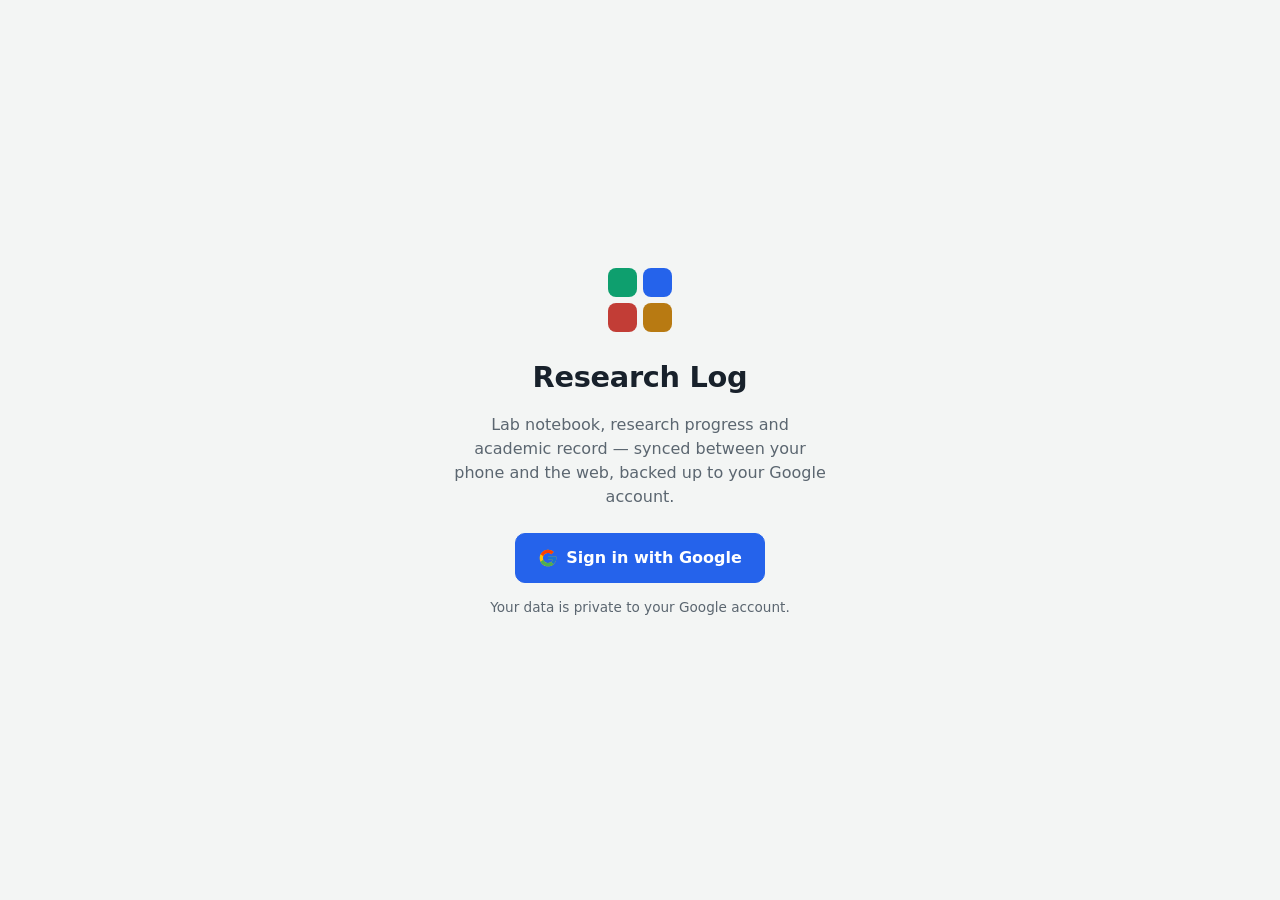
<file: tracker/index.html>
<!doctype html>
<html lang="en">
<head>
<meta charset="utf-8">
<meta name="viewport" content="width=device-width, initial-scale=1, viewport-fit=cover">
<title>Research Log</title>
<meta name="description" content="Private lab notebook, research tracker and academic record — synced between phone and web.">
<meta name="robots" content="noindex">
<meta http-equiv="Content-Security-Policy" content="default-src 'self'; script-src 'self' https://apis.google.com; connect-src 'self' https://api.openalex.org https://www.ebi.ac.uk https://api.datacite.org https://eutils.ncbi.nlm.nih.gov https://en.wikipedia.org https://api.github.com https://api.crossref.org https://openrouter.ai https://api.groq.com https://api.mistral.ai https://*.googleapis.com https://*.firebaseapp.com https://*.firebaseio.com; frame-src https://*.firebaseapp.com https://*.web.app https://accounts.google.com https://apis.google.com; img-src 'self' data: blob: https://*.googleusercontent.com; style-src 'self' 'unsafe-inline'; font-src 'self'; worker-src 'self'; manifest-src 'self'; object-src 'none'; base-uri 'self'; form-action 'self'">
<meta name="referrer" content="strict-origin-when-cross-origin">
<meta name="theme-color" content="#F3F5F4" media="(prefers-color-scheme: light)">
<meta name="theme-color" content="#0F151A" media="(prefers-color-scheme: dark)">
<link rel="manifest" href="manifest.webmanifest">
<link rel="icon" href="icons/icon-192.png">
<link rel="apple-touch-icon" href="icons/icon-192.png">
<link rel="stylesheet" href="app.css">
</head>
<body>
<div id="app"></div>
<noscript>Research Log needs JavaScript.</noscript>
<script src="config.js"></script>
<script type="module" src="app.js"></script>
</body>
</html>
</file>
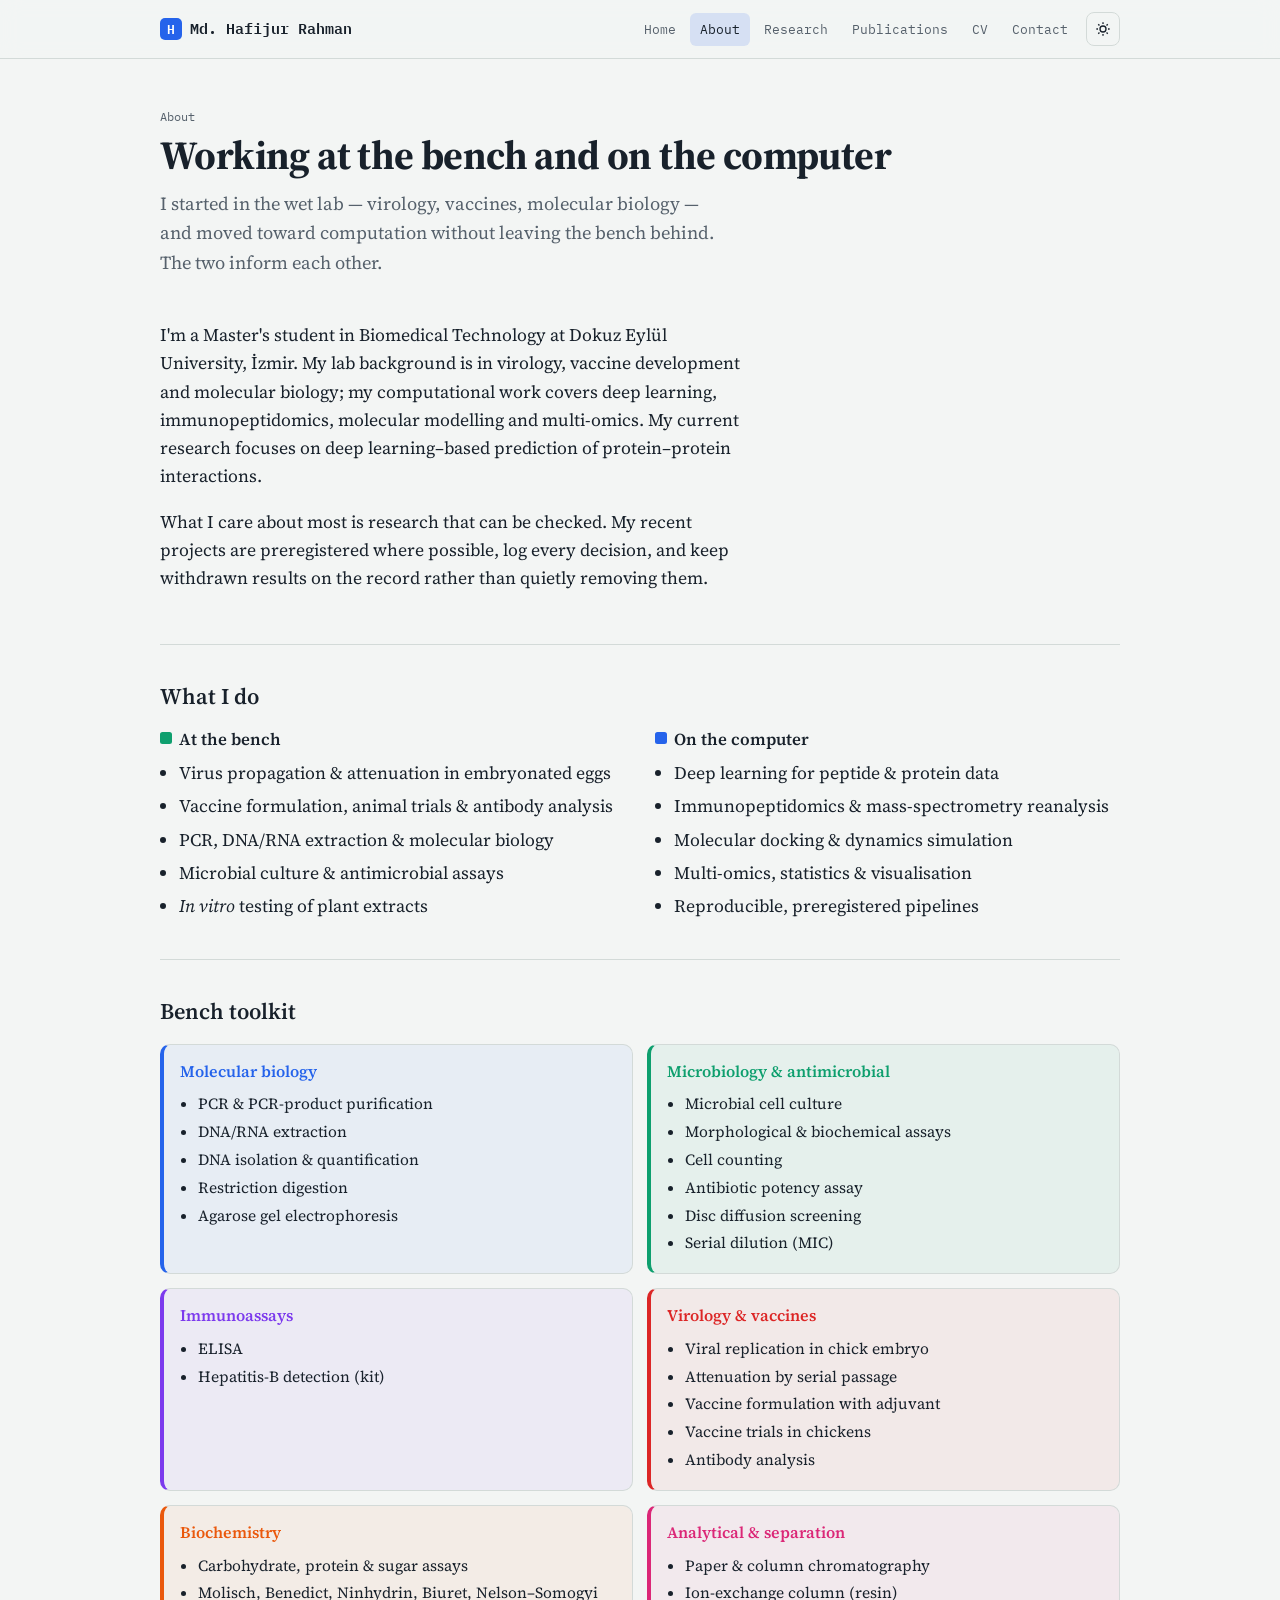
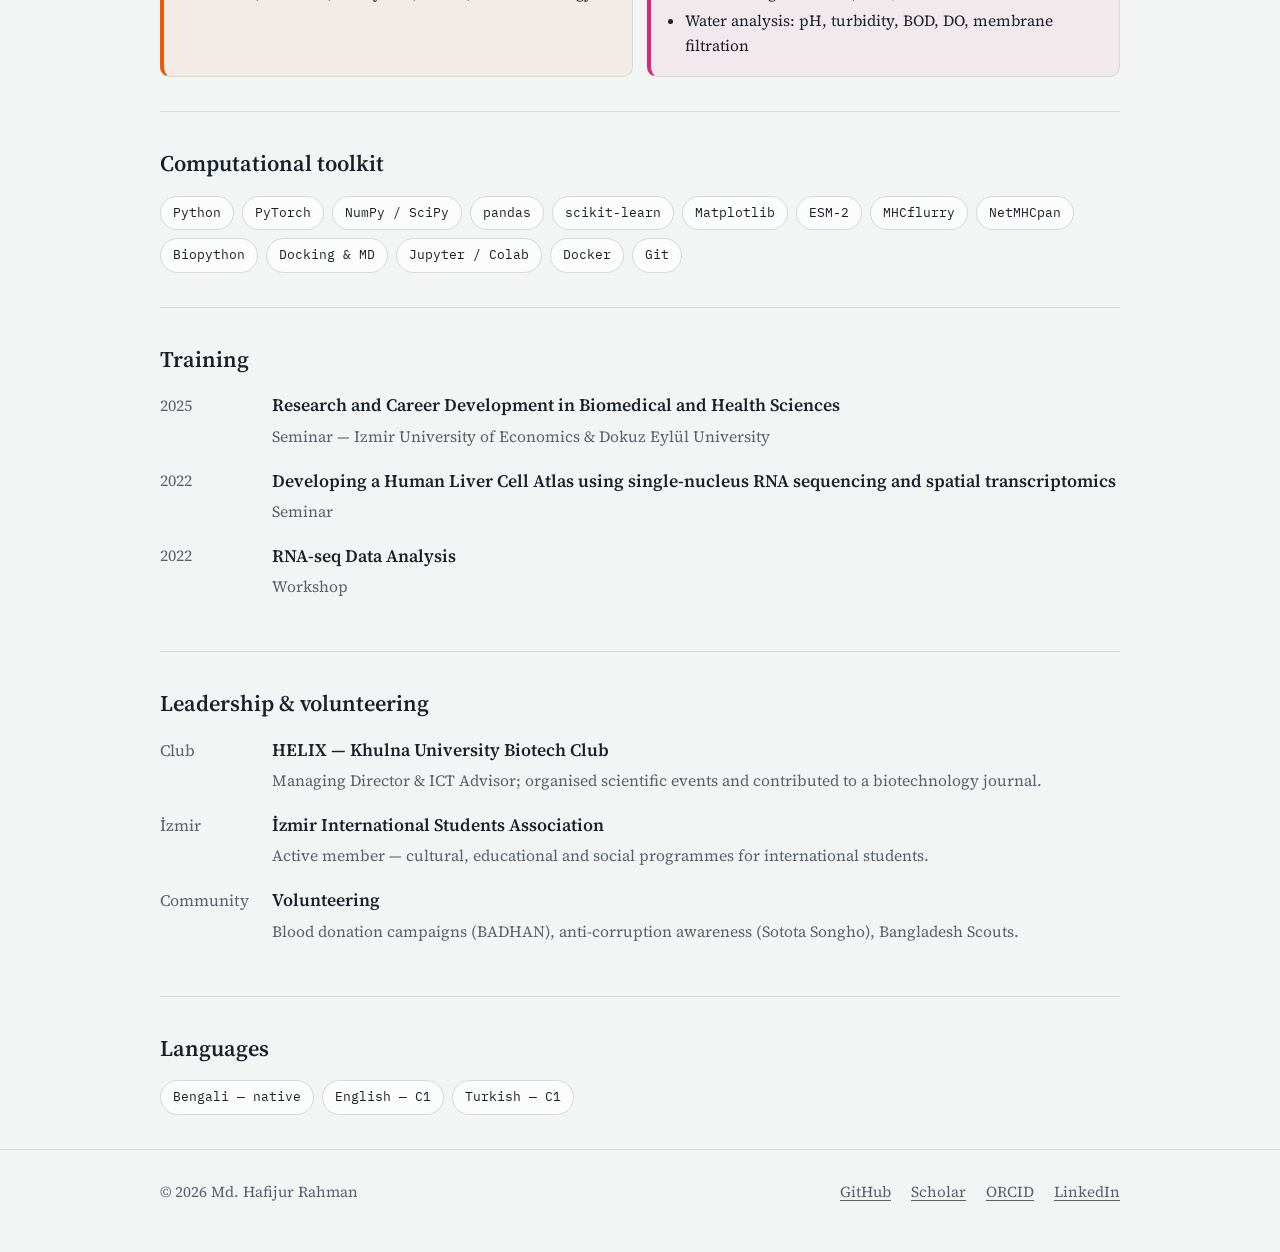
<file: about.html>
<!doctype html>
<html lang="en">
<head>
<meta charset="utf-8">
<meta name="viewport" content="width=device-width, initial-scale=1">
<title>About — Md. Hafijur Rahman</title>
<meta name="description" content="About Md. Hafijur Rahman: background in virology and vaccine development, computational biology, skills and training.">
<link rel="icon" href="data:image/svg+xml,%3Csvg xmlns='http://www.w3.org/2000/svg' viewBox='0 0 32 32'%3E%3Crect width='32' height='32' rx='6' fill='%232563EB'/%3E%3Ctext x='16' y='22' font-family='monospace' font-size='18' font-weight='700' fill='white' text-anchor='middle'%3EH%3C/text%3E%3C/svg%3E">
<link rel="preconnect" href="https://fonts.googleapis.com">
<link rel="preconnect" href="https://fonts.gstatic.com" crossorigin>
<link href="https://fonts.googleapis.com/css2?family=IBM+Plex+Mono:wght@500;600&family=Source+Serif+4:ital,opsz,wght@0,8..60,400;0,8..60,600;0,8..60,700;1,8..60,400&display=swap" rel="stylesheet">
<link rel="stylesheet" href="styles.css">
</head>
<body>

<div class="topbar"><div class="inner">
  <a class="brand" href="index.html"><span class="mark">H</span> Md. Hafijur Rahman</a>
  <nav class="topnav" aria-label="Primary">
    <a href="index.html">Home</a>
    <a href="about.html" aria-current="page">About</a>
    <a href="research.html">Research</a>
    <a href="publications.html">Publications</a>
    <a href="cv.html">CV</a>
    <a href="contact.html">Contact</a>
    <button class="theme-toggle" type="button" aria-label="Toggle dark mode"><svg viewBox="0 0 24 24" fill="none" stroke="currentColor" stroke-width="2" aria-hidden="true"><circle cx="12" cy="12" r="4.5"/><path d="M12 2v2.5M12 19.5V22M2 12h2.5M19.5 12H22M4.9 4.9l1.8 1.8M17.3 17.3l1.8 1.8M4.9 19.1l1.8-1.8M17.3 6.7l1.8-1.8"/></svg></button>
  </nav>
</div></div>

<div class="wrap">
  <header class="pagehead">
    <p class="eyebrow">About</p>
    <h1>Working at the bench and on the computer</h1>
    <p class="lede">I started in the wet lab — virology, vaccines, molecular biology — and moved toward computation without leaving the bench behind. The two inform each other.</p>
  </header>
</div>

<main class="wrap">

  <section class="section">
    <div class="prose">
      <p>I'm a Master's student in Biomedical Technology at Dokuz Eylül University, İzmir. My lab background is in virology, vaccine development and molecular biology; my computational work covers deep learning, immunopeptidomics, molecular modelling and multi-omics. My current research focuses on deep learning–based prediction of protein–protein interactions.</p>
      <p>What I care about most is research that can be checked. My recent projects are preregistered where possible, log every decision, and keep withdrawn results on the record rather than quietly removing them.</p>
    </div>
  </section>

  <section class="section">
    <h2>What I do</h2>
    <div class="split">
      <div>
        <h3><span class="tag wet" aria-hidden="true"></span>At the bench</h3>
        <ul>
          <li>Virus propagation &amp; attenuation in embryonated eggs</li>
          <li>Vaccine formulation, animal trials &amp; antibody analysis</li>
          <li>PCR, DNA/RNA extraction &amp; molecular biology</li>
          <li>Microbial culture &amp; antimicrobial assays</li>
          <li><i>In vitro</i> testing of plant extracts</li>
        </ul>
      </div>
      <div>
        <h3><span class="tag dry" aria-hidden="true"></span>On the computer</h3>
        <ul>
          <li>Deep learning for peptide &amp; protein data</li>
          <li>Immunopeptidomics &amp; mass-spectrometry reanalysis</li>
          <li>Molecular docking &amp; dynamics simulation</li>
          <li>Multi-omics, statistics &amp; visualisation</li>
          <li>Reproducible, preregistered pipelines</li>
        </ul>
      </div>
    </div>
  </section>

  <section class="section">
    <h2>Bench toolkit</h2>
    <div class="techgrid">
      <div class="techcard" style="--c:#2563EB"><h4>Molecular biology</h4><ul><li>PCR &amp; PCR-product purification</li><li>DNA/RNA extraction</li><li>DNA isolation &amp; quantification</li><li>Restriction digestion</li><li>Agarose gel electrophoresis</li></ul></div>
      <div class="techcard" style="--c:#0E9F6E"><h4>Microbiology &amp; antimicrobial</h4><ul><li>Microbial cell culture</li><li>Morphological &amp; biochemical assays</li><li>Cell counting</li><li>Antibiotic potency assay</li><li>Disc diffusion screening</li><li>Serial dilution (MIC)</li></ul></div>
      <div class="techcard" style="--c:#7C3AED"><h4>Immunoassays</h4><ul><li>ELISA</li><li>Hepatitis-B detection (kit)</li></ul></div>
      <div class="techcard" style="--c:#DC2626"><h4>Virology &amp; vaccines</h4><ul><li>Viral replication in chick embryo</li><li>Attenuation by serial passage</li><li>Vaccine formulation with adjuvant</li><li>Vaccine trials in chickens</li><li>Antibody analysis</li></ul></div>
      <div class="techcard" style="--c:#EA580C"><h4>Biochemistry</h4><ul><li>Carbohydrate, protein &amp; sugar assays</li><li>Molisch, Benedict, Ninhydrin, Biuret, Nelson–Somogyi</li></ul></div>
      <div class="techcard" style="--c:#DB2777"><h4>Analytical &amp; separation</h4><ul><li>Paper &amp; column chromatography</li><li>Ion-exchange column (resin)</li><li>Water analysis: pH, turbidity, BOD, DO, membrane filtration</li></ul></div>
    </div>
  </section>

  <section class="section">
    <h2>Computational toolkit</h2>
    <div class="pills">
      <span class="pill">Python</span><span class="pill">PyTorch</span><span class="pill">NumPy / SciPy</span><span class="pill">pandas</span><span class="pill">scikit-learn</span><span class="pill">Matplotlib</span>
      <span class="pill">ESM-2</span><span class="pill">MHCflurry</span><span class="pill">NetMHCpan</span><span class="pill">Biopython</span><span class="pill">Docking &amp; MD</span>
      <span class="pill">Jupyter / Colab</span><span class="pill">Docker</span><span class="pill">Git</span>
    </div>
  </section>

  <section class="section">
    <h2>Training</h2>
    <ul class="dated">
      <li><span class="yr">2025</span><div><span class="t">Research and Career Development in Biomedical and Health Sciences</span><p class="meta">Seminar — Izmir University of Economics &amp; Dokuz Eylül University</p></div></li>
      <li><span class="yr">2022</span><div><span class="t">Developing a Human Liver Cell Atlas using single-nucleus RNA sequencing and spatial transcriptomics</span><p class="meta">Seminar</p></div></li>
      <li><span class="yr">2022</span><div><span class="t">RNA-seq Data Analysis</span><p class="meta">Workshop</p></div></li>
    </ul>
  </section>

  <section class="section">
    <h2>Leadership &amp; volunteering</h2>
    <ul class="dated">
      <li><span class="yr">Club</span><div><span class="t">HELIX — Khulna University Biotech Club</span><p class="meta">Managing Director &amp; ICT Advisor; organised scientific events and contributed to a biotechnology journal.</p></div></li>
      <li><span class="yr">İzmir</span><div><span class="t">İzmir International Students Association</span><p class="meta">Active member — cultural, educational and social programmes for international students.</p></div></li>
      <li><span class="yr">Community</span><div><span class="t">Volunteering</span><p class="meta">Blood donation campaigns (BADHAN), anti-corruption awareness (Sotota Songho), Bangladesh Scouts.</p></div></li>
    </ul>
  </section>

  <section class="section">
    <h2>Languages</h2>
    <div class="pills"><span class="pill">Bengali — native</span><span class="pill">English — C1</span><span class="pill">Turkish — C1</span></div>
  </section>

</main>

<footer class="site"><div class="inner">
  <span>© <span id="yr"></span> Md. Hafijur Rahman</span>
  <span class="spacer"></span>
  <a href="https://github.com/Hafij-BGE">GitHub</a>
  <a href="https://scholar.google.com/citations?user=DysvV2AAAAAJ&hl=en">Scholar</a>
  <a href="https://orcid.org/0000-0003-4031-6475">ORCID</a>
  <a href="https://www.linkedin.com/in/md-hafijur-rahman-90ab85139">LinkedIn</a>
</div></footer>

<script src="app.js"></script>
<script>document.getElementById('yr').textContent = new Date().getFullYear();</script>
</body>
</html>
</file>
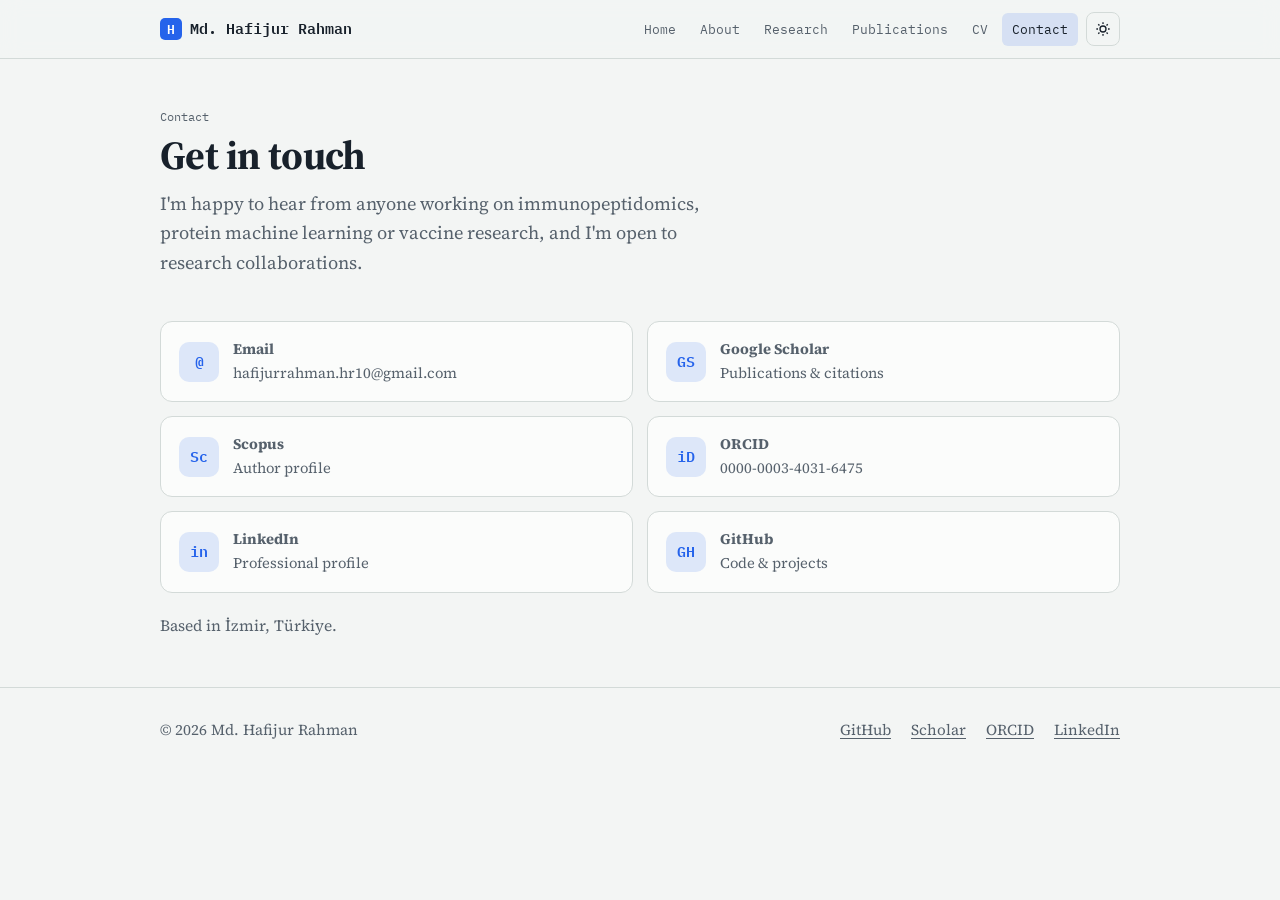
<file: contact.html>
<!doctype html>
<html lang="en">
<head>
<meta charset="utf-8">
<meta name="viewport" content="width=device-width, initial-scale=1">
<title>Contact — Md. Hafijur Rahman</title>
<meta name="description" content="Get in touch with Md. Hafijur Rahman — email and academic profiles.">
<link rel="icon" href="data:image/svg+xml,%3Csvg xmlns='http://www.w3.org/2000/svg' viewBox='0 0 32 32'%3E%3Crect width='32' height='32' rx='6' fill='%232563EB'/%3E%3Ctext x='16' y='22' font-family='monospace' font-size='18' font-weight='700' fill='white' text-anchor='middle'%3EH%3C/text%3E%3C/svg%3E">
<link rel="preconnect" href="https://fonts.googleapis.com">
<link rel="preconnect" href="https://fonts.gstatic.com" crossorigin>
<link href="https://fonts.googleapis.com/css2?family=IBM+Plex+Mono:wght@500;600&family=Source+Serif+4:ital,opsz,wght@0,8..60,400;0,8..60,600;0,8..60,700;1,8..60,400&display=swap" rel="stylesheet">
<link rel="stylesheet" href="styles.css">
<style>
  .contact-grid { display: grid; gap: 14px; }
  @media (min-width: 620px) { .contact-grid { grid-template-columns: 1fr 1fr; } }
  .contact-card { display: flex; align-items: center; gap: 14px; border: 1px solid var(--rule); border-radius: 12px; padding: 16px 18px; background: var(--card); text-decoration: none; color: var(--ink); }
  .contact-card:hover { border-color: var(--link); }
  .contact-card .ic { width: 40px; height: 40px; border-radius: 10px; display: grid; place-items: center; background: color-mix(in srgb, var(--dry) 14%, transparent); color: var(--dry); flex: none; font-family: "IBM Plex Mono", monospace; font-weight: 600; }
  .contact-card b { display: block; } .contact-card span { color: var(--muted); font-size: .92rem; word-break: break-all; }
</style>
</head>
<body>

<div class="topbar"><div class="inner">
  <a class="brand" href="index.html"><span class="mark">H</span> Md. Hafijur Rahman</a>
  <nav class="topnav" aria-label="Primary">
    <a href="index.html">Home</a>
    <a href="about.html">About</a>
    <a href="research.html">Research</a>
    <a href="publications.html">Publications</a>
    <a href="cv.html">CV</a>
    <a href="contact.html" aria-current="page">Contact</a>
    <button class="theme-toggle" type="button" aria-label="Toggle dark mode"><svg viewBox="0 0 24 24" fill="none" stroke="currentColor" stroke-width="2" aria-hidden="true"><circle cx="12" cy="12" r="4.5"/><path d="M12 2v2.5M12 19.5V22M2 12h2.5M19.5 12H22M4.9 4.9l1.8 1.8M17.3 17.3l1.8 1.8M4.9 19.1l1.8-1.8M17.3 6.7l1.8-1.8"/></svg></button>
  </nav>
</div></div>

<div class="wrap">
  <header class="pagehead">
    <p class="eyebrow">Contact</p>
    <h1>Get in touch</h1>
    <p class="lede">I'm happy to hear from anyone working on immunopeptidomics, protein machine learning or vaccine research, and I'm open to research collaborations.</p>
  </header>
</div>

<main class="wrap">
  <section class="section">
    <div class="contact-grid">
      <a class="contact-card" href="mailto:hafijurrahman.hr10@gmail.com"><span class="ic">@</span><span><b>Email</b><span>hafijurrahman.hr10@gmail.com</span></span></a>
      <a class="contact-card" href="https://scholar.google.com/citations?user=DysvV2AAAAAJ&hl=en"><span class="ic">GS</span><span><b>Google Scholar</b><span>Publications &amp; citations</span></span></a>
      <a class="contact-card" href="https://www.scopus.com/authid/detail.uri?authorId=57310313500"><span class="ic">Sc</span><span><b>Scopus</b><span>Author profile</span></span></a>
      <a class="contact-card" href="https://orcid.org/0000-0003-4031-6475"><span class="ic">iD</span><span><b>ORCID</b><span>0000-0003-4031-6475</span></span></a>
      <a class="contact-card" href="https://www.linkedin.com/in/md-hafijur-rahman-90ab85139"><span class="ic">in</span><span><b>LinkedIn</b><span>Professional profile</span></span></a>
      <a class="contact-card" href="https://github.com/Hafij-BGE"><span class="ic">GH</span><span><b>GitHub</b><span>Code &amp; projects</span></span></a>
    </div>
    <p class="meta" style="margin-top:20px">Based in İzmir, Türkiye.</p>
  </section>
</main>

<footer class="site"><div class="inner">
  <span>© <span id="yr"></span> Md. Hafijur Rahman</span>
  <span class="spacer"></span>
  <a href="https://github.com/Hafij-BGE">GitHub</a>
  <a href="https://scholar.google.com/citations?user=DysvV2AAAAAJ&hl=en">Scholar</a>
  <a href="https://orcid.org/0000-0003-4031-6475">ORCID</a>
  <a href="https://www.linkedin.com/in/md-hafijur-rahman-90ab85139">LinkedIn</a>
</div></footer>

<script src="app.js"></script>
<script>document.getElementById('yr').textContent = new Date().getFullYear();</script>
</body>
</html>
</file>
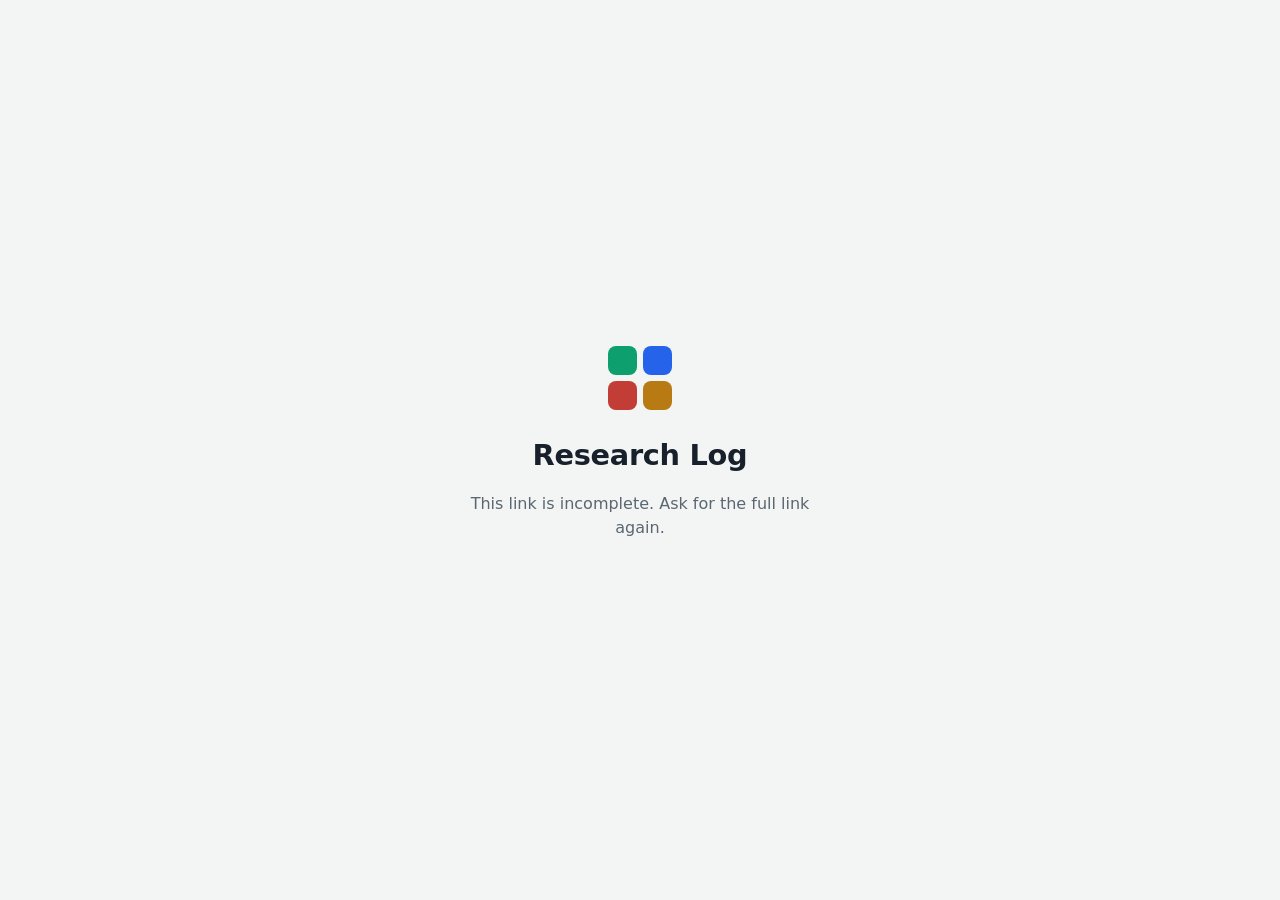
<file: tracker/view.html>
<!doctype html>
<html lang="en">
<head>
<meta charset="utf-8">
<meta name="viewport" content="width=device-width, initial-scale=1, viewport-fit=cover">
<title>Research Log · read-only</title>
<meta name="robots" content="noindex, nofollow">
<meta http-equiv="Content-Security-Policy" content="default-src 'self'; script-src 'self'; connect-src https://firestore.googleapis.com; img-src 'self' data:; style-src 'self' 'unsafe-inline'; object-src 'none'; base-uri 'self'; form-action 'none'">
<meta name="referrer" content="strict-origin">
<meta name="theme-color" content="#F3F5F4" media="(prefers-color-scheme: light)">
<meta name="theme-color" content="#0F151A" media="(prefers-color-scheme: dark)">
<link rel="icon" href="icons/icon-192.png">
<link rel="stylesheet" href="app.css">
</head>
<body class="viewer-page">
<div id="v"><div class="splash"><div class="logo-tiles big"><i></i><i></i><i></i><i></i></div></div></div>
<noscript>This page needs JavaScript.</noscript>
<script type="module" src="view.js"></script>
</body>
</html>
</file>
<file: tracker/app.css>
:root {
  --paper: #F3F5F4; --card: #FFFFFF; --ink: #18212B; --muted: #5B6670; --rule: #DCE2E0;
  --wet: #0E9F6E; --dry: #2563EB; --accent: #8E3A9C; --red: #C8372F; --amber: #B7791F;
  --link: #2546C9; --shadow: rgba(24, 33, 43, .10); --field: #F7F9F8;
  --nav-h: 64px;
  color-scheme: light;
}
@media (prefers-color-scheme: dark) {
  :root {
    --paper: #0F151A; --card: #172028; --ink: #E6ECEF; --muted: #9AA6B0; --rule: #26313A;
    --wet: #2FB488; --dry: #6E97FF; --accent: #C27CD0; --red: #EA6A62; --amber: #E0A43C;
    --link: #8FA6FF; --shadow: rgba(0, 0, 0, .35); --field: #121A20;
    color-scheme: dark;
  }
}
* { box-sizing: border-box; -webkit-tap-highlight-color: transparent; }
html, body { margin: 0; height: 100%; }
body {
  background: var(--paper); color: var(--ink);
  font: 16px/1.5 system-ui, -apple-system, "Segoe UI", Roboto, "Helvetica Neue", Arial, sans-serif;
  -webkit-font-smoothing: antialiased;
}
body.noscroll { overflow: hidden; }
a { color: var(--link); }
button, input, select, textarea { font: inherit; color: inherit; }
:focus-visible { outline: 2.5px solid var(--dry); outline-offset: 2px; border-radius: 6px; }
.ic { width: 20px; height: 20px; flex: none; }
.muted { color: var(--muted); } .small { font-size: .85rem; } .pad { padding: 8px 4px; }

/* logo: four tiles, the same palette as the website */
.logo-tiles { display: grid; grid-template-columns: 1fr 1fr; gap: 3px; width: 26px; height: 26px; }
.logo-tiles i { border-radius: 3px; }
.logo-tiles i:nth-child(1) { background: var(--wet); } .logo-tiles i:nth-child(2) { background: var(--dry); }
.logo-tiles i:nth-child(3) { background: #C23D36; } .logo-tiles i:nth-child(4) { background: #B87A12; }
.logo-tiles.big { width: 64px; height: 64px; gap: 6px; } .logo-tiles.big i { border-radius: 8px; }
.splash { display: grid; place-items: center; height: 100vh; }

/* ---------- sign-in ---------- */
.signin { min-height: 100vh; display: flex; flex-direction: column; align-items: center; justify-content: center; text-align: center; padding: 32px 20px; gap: 10px; }
.signin h1 { margin: 14px 0 0; font-size: 1.8rem; letter-spacing: -.01em; }
.signin p { max-width: 380px; color: var(--muted); margin: 4px 0 14px; }
.signin .g { width: 20px; height: 20px; }

/* ---------- shell ---------- */
.shell { min-height: 100vh; }
.main { padding-bottom: calc(var(--nav-h) + 90px + env(safe-area-inset-bottom)); }
.appbar {
  position: sticky; top: 0; z-index: 10; display: flex; align-items: center; gap: 10px;
  padding: calc(10px + env(safe-area-inset-top)) 16px 10px;
  background: color-mix(in srgb, var(--paper) 88%, transparent); backdrop-filter: blur(12px);
  border-bottom: 1px solid var(--rule);
}
.appbar h1 { margin: 0; font-size: 1.25rem; font-weight: 700; letter-spacing: -.01em; flex: 1; }
.sync { display: inline-flex; align-items: center; gap: 6px; font-size: .78rem; color: var(--muted); white-space: nowrap; }
.sync i { width: 8px; height: 8px; border-radius: 50%; background: var(--muted); }
.sync.ok i { background: var(--wet); } .sync.busy i { background: var(--amber); animation: pulse 1s infinite alternate; }
.sync.warn i { background: var(--amber); } .sync.off i { background: var(--muted); }
@keyframes pulse { to { opacity: .35; } }
@media (prefers-reduced-motion: reduce) { .sync.busy i { animation: none; } }
.iconbtn { display: inline-grid; place-items: center; width: 40px; height: 40px; border-radius: 10px; border: 0; background: transparent; color: var(--ink); cursor: pointer; text-decoration: none; }
.iconbtn:hover { background: color-mix(in srgb, var(--ink) 7%, transparent); }
.iconbtn.sm { width: 32px; height: 32px; } .iconbtn.sm .ic { width: 16px; height: 16px; }
#view { padding: 14px 16px; max-width: 960px; margin: 0 auto; }

/* bottom nav (phone) */
.nav {
  position: fixed; left: 0; right: 0; bottom: 0; z-index: 20;
  display: flex; justify-content: space-around;
  height: calc(var(--nav-h) + env(safe-area-inset-bottom)); padding-bottom: env(safe-area-inset-bottom);
  background: var(--card); border-top: 1px solid var(--rule);
}
.nav-brand { display: none; }
.nav a { flex: 1; display: flex; flex-direction: column; align-items: center; justify-content: center; gap: 3px; text-decoration: none; color: var(--muted); font-size: .72rem; font-weight: 500; }
.nav a .ic { width: 22px; height: 22px; }
.nav a.on { color: var(--dry); }
.nav a.on .ic { background: color-mix(in srgb, var(--dry) 14%, transparent); border-radius: 12px; padding: 2px 14px; width: 52px; height: 28px; }

/* side rail (desktop) */
@media (min-width: 900px) {
  .shell { display: grid; grid-template-columns: 230px 1fr; }
  .nav { position: sticky; top: 0; height: 100vh; flex-direction: column; justify-content: flex-start; gap: 2px; padding: 18px 12px; border-top: 0; border-right: 1px solid var(--rule); }
  .nav-brand { display: flex; align-items: center; gap: 10px; padding: 6px 10px 22px; font-size: 1.02rem; }
  .nav a { flex: none; flex-direction: row; justify-content: flex-start; gap: 12px; padding: 10px 12px; border-radius: 10px; font-size: .95rem; }
  .nav a.on { background: color-mix(in srgb, var(--dry) 12%, transparent); }
  .nav a.on .ic { background: none; padding: 0; width: 22px; height: 22px; }
  .main { padding-bottom: 60px; }
  #view { padding: 22px 32px; }
  .appbar { padding: 14px 32px; }
}

/* ---------- common bits ---------- */
.btn {
  display: inline-flex; align-items: center; justify-content: center; gap: 8px;
  min-height: 42px; padding: 0 16px; border-radius: 10px; border: 1px solid var(--rule);
  background: var(--card); color: var(--ink); font-weight: 600; font-size: .92rem; cursor: pointer; text-decoration: none;
}
.btn:hover { border-color: var(--dry); }
.btn.primary { background: var(--dry); border-color: var(--dry); color: #fff; }
.btn.primary:hover { filter: brightness(1.08); }
.btn.big { min-height: 50px; padding: 0 22px; font-size: 1rem; }
.btn.danger { color: var(--red); } .btn.danger:hover { border-color: var(--red); }
.btn .ic { width: 18px; height: 18px; }
.btnrow { display: flex; flex-wrap: wrap; gap: 10px; margin-top: 8px; }
.card { background: var(--card); border: 1px solid var(--rule); border-radius: 16px; padding: 16px 18px; margin-bottom: 14px; box-shadow: 0 1px 2px var(--shadow); }
.card h3 { margin: 0 0 10px; font-size: 1.02rem; }
.card p { margin: 6px 0 10px; }
.more { display: inline-block; margin-top: 6px; font-size: .88rem; font-weight: 600; text-decoration: none; }
.banner { border-radius: 12px; padding: 12px 14px; margin: 0 0 14px; font-size: .92rem; }
.banner.warn { background: color-mix(in srgb, var(--amber) 14%, transparent); border: 1px solid color-mix(in srgb, var(--amber) 40%, transparent); }
.grid2 { display: grid; gap: 0 14px; }
@media (min-width: 760px) { .grid2 { grid-template-columns: 1fr 1fr; } }

/* home */
.hello h2 { margin: 4px 0 0; font-size: 1.5rem; letter-spacing: -.01em; }
.hello p { margin: 2px 0 14px; color: var(--muted); }
.quick { display: grid; grid-template-columns: repeat(2, 1fr); gap: 10px; margin-bottom: 16px; }
@media (min-width: 620px) { .quick { grid-template-columns: repeat(4, 1fr); } }
.qbtn { display: flex; align-items: center; gap: 8px; padding: 12px 14px; border-radius: 12px; text-decoration: none; color: var(--ink); font-weight: 600; font-size: .92rem;
  background: color-mix(in srgb, var(--c) 10%, var(--card)); border: 1px solid color-mix(in srgb, var(--c) 30%, transparent); }
.qbtn .ic { color: var(--c); width: 18px; height: 18px; }
.welcome { border-color: color-mix(in srgb, var(--dry) 40%, transparent); }
.counts { display: grid; grid-template-columns: repeat(3, 1fr); gap: 8px; }
.counts a { display: flex; flex-direction: column; padding: 10px 12px; border-radius: 10px; text-decoration: none; color: var(--ink); background: color-mix(in srgb, var(--c) 7%, transparent); }
.counts b { font-size: 1.3rem; line-height: 1.1; } .counts span { font-size: .78rem; color: var(--muted); }

/* segmented tabs */
.seg { display: flex; gap: 6px; overflow-x: auto; scrollbar-width: none; margin: 0 -16px 12px; padding: 0 16px; }
.seg::-webkit-scrollbar { display: none; }
.seg a { flex: none; display: inline-flex; align-items: center; gap: 7px; padding: 8px 14px; border-radius: 999px; text-decoration: none; color: var(--muted); font-weight: 600; font-size: .9rem; border: 1px solid var(--rule); background: var(--card); }
.seg a span { font-size: .75rem; background: color-mix(in srgb, var(--ink) 8%, transparent); border-radius: 999px; padding: 1px 7px; }
.seg a.on { color: #fff; background: var(--ink); border-color: var(--ink); }
.seg a.on span { background: rgba(255, 255, 255, .2); }
@media (prefers-color-scheme: dark) { .seg a.on { color: var(--paper); } }
.toolbar { display: flex; flex-wrap: wrap; gap: 10px; align-items: center; margin-bottom: 12px; }
.filter { flex: 1; min-width: 180px; height: 44px; padding: 0 14px; border-radius: 12px; border: 1px solid var(--rule); background: var(--card); }
.toggle { display: inline-flex; align-items: center; gap: 8px; font-size: .9rem; color: var(--muted); cursor: pointer; }
.toggle input { width: 18px; height: 18px; accent-color: var(--dry); }
.toggle.big { font-size: 1rem; color: var(--ink); padding-top: 26px; }

/* rows */
.rows { list-style: none; margin: 0; padding: 0; }
.row { display: flex; align-items: center; gap: 12px; padding: 10px 2px; border-bottom: 1px solid var(--rule); }
.row:last-child { border-bottom: 0; }
.rows.big .row { background: var(--card); border: 1px solid var(--rule); border-radius: 14px; padding: 12px 14px; margin-bottom: 8px; }
.row .dot { width: 8px; height: 8px; border-radius: 50%; background: var(--c); flex: none; }
.rowmain { flex: 1; min-width: 0; display: flex; flex-direction: column; text-decoration: none; color: var(--ink); }
.rowmain .t { font-weight: 600; line-height: 1.3; overflow: hidden; text-overflow: ellipsis; display: -webkit-box; -webkit-line-clamp: 2; -webkit-box-orient: vertical; }
.rowmain .s { font-size: .82rem; color: var(--muted); margin-top: 2px; white-space: nowrap; overflow: hidden; text-overflow: ellipsis; }
.rowmain .s.late { color: var(--red); font-weight: 600; }
.row.done .t { text-decoration: line-through; color: var(--muted); }
.tail { display: flex; align-items: center; gap: 6px; flex: none; }
.pc { display: inline-flex; align-items: center; gap: 3px; font-size: .78rem; color: var(--muted); }
.pc .ic { width: 15px; height: 15px; }
.bar { display: block; height: 5px; border-radius: 3px; background: color-mix(in srgb, var(--c) 15%, transparent); margin-top: 7px; overflow: hidden; max-width: 260px; }
.bar i { display: block; height: 100%; background: var(--c); border-radius: 3px; }
.badge { font-size: .72rem; font-weight: 700; padding: 3px 9px; border-radius: 999px; white-space: nowrap; }
.badge.g { color: var(--wet); background: color-mix(in srgb, var(--wet) 13%, transparent); }
.badge.b { color: var(--dry); background: color-mix(in srgb, var(--dry) 13%, transparent); }
.badge.r { color: var(--red); background: color-mix(in srgb, var(--red) 13%, transparent); }
.badge.a { color: var(--amber); background: color-mix(in srgb, var(--amber) 15%, transparent); }
.badge.n { color: var(--muted); background: color-mix(in srgb, var(--ink) 7%, transparent); }
.chk { position: relative; width: 26px; height: 26px; flex: none; cursor: pointer; }
.chk input { position: absolute; inset: 0; opacity: 0; margin: 0; cursor: pointer; }
.chk i { display: block; width: 24px; height: 24px; margin: 1px; border-radius: 7px; border: 2px solid var(--muted); }
.chk input:checked + i { background: var(--wet); border-color: var(--wet); }
.chk input:checked + i::after { content: ""; display: block; width: 6px; height: 11px; margin: 3px 0 0 7px; border: solid #fff; border-width: 0 2.5px 2.5px 0; transform: rotate(45deg); }
.chk input:focus-visible + i { outline: 2.5px solid var(--dry); outline-offset: 2px; }
.empty { text-align: center; padding: 48px 16px; color: var(--muted); }
.empty .ic { width: 40px; height: 40px; opacity: .5; }
.grouph { font-size: .9rem; margin: 18px 2px 8px; color: var(--muted); }
.grouph span { font-weight: 400; }

/* settings */
.acct { display: flex; align-items: center; gap: 12px; margin-bottom: 10px; }
.acct img { width: 44px; height: 44px; border-radius: 50%; }
.acct div { display: flex; flex-direction: column; } .acct span { color: var(--muted); font-size: .88rem; }

/* FAB */
.fab {
  position: fixed; right: 18px; bottom: calc(var(--nav-h) + 18px + env(safe-area-inset-bottom)); z-index: 25;
  width: 58px; height: 58px; border-radius: 18px; border: 0; cursor: pointer;
  background: var(--dry); color: #fff; display: grid; place-items: center;
  box-shadow: 0 8px 22px -6px color-mix(in srgb, var(--dry) 70%, transparent);
}
.fab .ic { width: 26px; height: 26px; }
@media (min-width: 900px) { .fab { bottom: 28px; right: 32px; } }

/* ---------- editor sheet ---------- */
.sheet { position: fixed; inset: 0; z-index: 50; }
.sheet-bg { position: absolute; inset: 0; background: rgba(10, 15, 20, .45); opacity: 0; transition: opacity .18s; }
.sheet-panel {
  position: absolute; inset: 0; background: var(--paper); display: flex; flex-direction: column;
  transform: translateY(24px); opacity: 0; transition: transform .2s cubic-bezier(.2,.8,.2,1), opacity .18s;
}
.sheet.open .sheet-bg { opacity: 1; }
.sheet.open .sheet-panel { transform: none; opacity: 1; }
@media (prefers-reduced-motion: reduce) { .sheet-panel, .sheet-bg { transition: none; } }
@media (min-width: 760px) {
  .sheet-panel { inset: 5vh auto auto 50%; width: min(760px, 92vw); max-height: 90vh; transform: translate(-50%, 16px); border-radius: 18px; box-shadow: 0 30px 80px -20px rgba(0,0,0,.45); }
  .sheet.open .sheet-panel { transform: translate(-50%, 0); }
}
.sheet-head { display: flex; align-items: center; gap: 10px; padding: calc(10px + env(safe-area-inset-top)) 14px 10px; border-bottom: 1px solid var(--rule); background: var(--card); }
@media (min-width: 760px) { .sheet-head { border-radius: 18px 18px 0 0; padding-top: 12px; } }
.sheet-head h2 { flex: 1; margin: 0; font-size: 1.08rem; }
.sheet-body { overflow-y: auto; padding: 16px 16px calc(28px + env(safe-area-inset-bottom)); }
.fields { display: flex; flex-wrap: wrap; gap: 14px 12px; }
.fld { width: 100%; display: flex; flex-direction: column; gap: 5px; }
.fld.half { width: calc(50% - 6px); }
@media (max-width: 420px) { .fld.half { width: 100%; } }
.fld > label { font-size: .82rem; font-weight: 600; color: var(--muted); }
.req { color: var(--red); font-style: normal; }
.fld input[type=text], .fld input[type=date], .fld input[type=number], .fld select, .fld textarea {
  width: 100%; min-height: 46px; padding: 10px 12px; border-radius: 10px; border: 1px solid var(--rule); background: var(--card); font-size: 1rem;
}
.fld textarea { resize: vertical; line-height: 1.5; }
.fld input:focus, .fld select:focus, .fld textarea:focus { outline: none; border-color: var(--dry); box-shadow: 0 0 0 3px color-mix(in srgb, var(--dry) 20%, transparent); }
.rangewrap { display: flex; align-items: center; gap: 12px; }
.rangewrap input { flex: 1; accent-color: var(--dry); height: 28px; }
.rangewrap output { min-width: 44px; font-weight: 700; text-align: right; }
.photos { display: grid; grid-template-columns: repeat(auto-fill, minmax(92px, 1fr)); gap: 8px; margin-bottom: 8px; }
.photos figure { position: relative; margin: 0; aspect-ratio: 1; border-radius: 10px; overflow: hidden; background: color-mix(in srgb, var(--ink) 6%, transparent); }
.photos img { width: 100%; height: 100%; object-fit: cover; cursor: zoom-in; }
.ph-load { width: 100%; height: 100%; } .ph-load.err { display: grid; place-items: center; font-size: .75rem; color: var(--muted); }
.ph-x { position: absolute; top: 4px; right: 4px; width: 28px; height: 28px; border-radius: 50%; border: 0; background: rgba(0,0,0,.55); color: #fff; display: grid; place-items: center; cursor: pointer; }
.ph-x .ic { width: 14px; height: 14px; }
.sheet-foot { display: flex; flex-wrap: wrap; align-items: center; gap: 10px; margin-top: 22px; padding-top: 16px; border-top: 1px solid var(--rule); }
.viewer { position: fixed; inset: 0; z-index: 80; background: rgba(0,0,0,.9); display: grid; place-items: center; cursor: zoom-out; }
.viewer img { max-width: 96vw; max-height: 92vh; }

/* toast */
.toast { position: fixed; left: 50%; bottom: calc(var(--nav-h) + 90px); transform: translate(-50%, 20px); z-index: 90;
  background: var(--ink); color: var(--paper); padding: 11px 18px; border-radius: 12px; font-size: .92rem; font-weight: 500;
  opacity: 0; pointer-events: none; transition: opacity .18s, transform .18s; max-width: 90vw; text-align: center; }
.toast.show { opacity: 1; transform: translate(-50%, 0); }
.toast.err { background: var(--red); color: #fff; }
@media (min-width: 900px) { .toast { bottom: 36px; } }
.setup { width: 100%; min-height: 120px; padding: 10px 12px; border-radius: 10px; border: 1px solid var(--rule); background: var(--card); font: 13px/1.45 ui-monospace, SFMono-Regular, Menlo, Consolas, monospace; resize: vertical; }
.setup:focus { outline: none; border-color: var(--dry); box-shadow: 0 0 0 3px color-mix(in srgb, var(--dry) 20%, transparent); }
code { font: .9em ui-monospace, Menlo, Consolas, monospace; }
.qrbox { margin: 14px 0 6px; padding: 16px; background: #fff; color: #18212B; border-radius: 14px; text-align: center; max-width: 320px; }
.qrbox svg { width: 100%; max-width: 260px; height: auto; display: block; margin: 0 auto 8px; }
.qrbox p { margin: 0; }
:root { --phd: #B45309; }
@media (prefers-color-scheme: dark) { :root { --phd: #E0A43C; } }
@media (min-width: 620px) { .quick { grid-template-columns: repeat(3, 1fr); } }
.checks { display: grid; grid-template-columns: repeat(auto-fill, minmax(180px, 1fr)); gap: 6px 14px; }
.checkopt { display: flex; align-items: center; gap: 8px; font-size: .95rem; padding: 6px 0; cursor: pointer; }
.checkopt input { width: 18px; height: 18px; accent-color: var(--wet); }
.steps-plain { margin: 6px 0 10px; padding-left: 1.2em; color: var(--muted); font-size: .92rem; }
.steps-plain li { margin-bottom: 4px; }
.grid2 > * { min-width: 0; }
.card { min-width: 0; }
.codebox { font: 600 1.05rem/1.4 ui-monospace, SFMono-Regular, Menlo, Consolas, monospace; letter-spacing: .04em; padding: 12px 14px; margin: 6px 0 10px; border-radius: 10px; border: 1px dashed var(--dry); background: color-mix(in srgb, var(--dry) 7%, transparent); word-break: break-all; user-select: all; }

/* ---------- PhD application folders ---------- */
.crumbs { display: flex; flex-wrap: wrap; align-items: center; gap: 4px 6px; margin: 0 0 12px; font-size: .9rem; }
.crumbs a { display: inline-flex; align-items: center; gap: 2px; text-decoration: none; font-weight: 600; max-width: 260px; overflow: hidden; text-overflow: ellipsis; white-space: nowrap; }
.crumbs a .ic { width: 18px; height: 18px; margin-left: -4px; }
.crumbs span { color: var(--muted); }
.wshead { border-top: 4px solid var(--phd); }
.wstop, .folderhead { display: flex; align-items: center; gap: 12px; }
.folderhead { margin: 2px 0 6px; }
.wsicon { display: grid; place-items: center; width: 48px; height: 48px; border-radius: 14px; flex: none; color: var(--phd); background: color-mix(in srgb, var(--phd) 13%, transparent); }
.wsicon .ic { width: 26px; height: 26px; }
.wsmain { flex: 1; min-width: 0; }
.wstop h2, .folderhead h2 { margin: 0; font-size: 1.22rem; line-height: 1.25; letter-spacing: -.01em; overflow-wrap: anywhere; }
.wstop p, .folderhead p { margin: 2px 0 0; }
.facts { display: grid; grid-template-columns: repeat(2, 1fr); gap: 10px; margin: 14px 0 6px; }
@media (min-width: 700px) { .facts { grid-template-columns: repeat(4, 1fr); } }
.facts div { background: var(--field); border: 1px solid var(--rule); border-radius: 12px; padding: 9px 12px; min-width: 0; }
.facts dt { font-size: .75rem; color: var(--muted); font-weight: 600; }
.facts dd { margin: 2px 0 0; font-weight: 600; overflow-wrap: anywhere; }
.tiles { display: grid; grid-template-columns: repeat(2, 1fr); gap: 10px; margin: 0 0 14px; }
@media (min-width: 620px) { .tiles { grid-template-columns: repeat(3, 1fr); } }
@media (min-width: 1100px) { .tiles { grid-template-columns: repeat(4, 1fr); } }
.tile { display: flex; flex-direction: column; align-items: flex-start; gap: 4px; padding: 14px; min-width: 0; border-radius: 14px; border: 1px solid var(--rule); background: var(--card); color: var(--ink); text-decoration: none; text-align: left; cursor: pointer; font: inherit; box-shadow: 0 1px 2px var(--shadow); }
.tile:hover { border-color: var(--phd); }
.tileic { color: var(--phd); }
.tileic .ic { width: 30px; height: 30px; }
.tile.readme .tileic { color: var(--dry); }
.tile.add { border-style: dashed; box-shadow: none; background: transparent; }
.tile.add .tileic { color: var(--muted); }
.tilet { font-weight: 700; line-height: 1.25; overflow-wrap: anywhere; }
.tiles-s { font-size: .8rem; color: var(--muted); }
.fnum { font-style: normal; font-size: .72rem; font-weight: 700; color: var(--phd); background: color-mix(in srgb, var(--phd) 13%, transparent); border-radius: 6px; padding: 1px 6px; margin-right: 7px; vertical-align: 2px; }
.cardhead { display: flex; align-items: center; justify-content: space-between; gap: 10px; margin-bottom: 6px; }
.cardhead h3 { margin: 0; display: flex; align-items: center; gap: 8px; }
.btn.sm { min-height: 34px; padding: 0 12px; font-size: .85rem; }
.files .row { gap: 10px; }
.fic { display: grid; place-items: center; width: 38px; height: 38px; border-radius: 10px; flex: none; color: var(--muted); background: color-mix(in srgb, var(--ink) 6%, transparent); }
.fic.k-pdf { color: var(--red); background: color-mix(in srgb, var(--red) 11%, transparent); }
.fic.k-doc, .fic.k-md, .fic.k-text { color: var(--dry); background: color-mix(in srgb, var(--dry) 11%, transparent); }
.fic.k-image { color: var(--wet); background: color-mix(in srgb, var(--wet) 11%, transparent); }
.fic.k-sheet { color: var(--wet); } .fic.k-slides { color: var(--amber); }
button.rowmain.plain { background: none; border: 0; padding: 0; text-align: left; cursor: pointer; font: inherit; color: var(--ink); }
.rowmain .t { overflow-wrap: anywhere; }
.dropzone { text-align: center; padding: 34px 16px; margin: 6px 0 14px; border: 2px dashed var(--rule); border-radius: 16px; color: var(--muted); }
.dropzone .ic { width: 34px; height: 34px; opacity: .6; }
#app.dragging #view { outline: 3px dashed var(--phd); outline-offset: -8px; border-radius: 16px; }
.folderfoot { display: flex; flex-wrap: wrap; gap: 8px; margin: 18px 0 6px; padding-top: 14px; border-top: 1px solid var(--rule); }
.readmecard { margin-top: 16px; }
.md { overflow-wrap: anywhere; }
.md h3, .md h4, .md h5, .md h6, .md h7, .md h8 { margin: 16px 0 6px; font-size: 1.05rem; }
.md h3:first-child, .md h4:first-child { margin-top: 4px; }
.md p { margin: 6px 0; } .md ul, .md ol { margin: 6px 0; padding-left: 1.3em; } .md li { margin: 2px 0; }
.md li.task { list-style: none; margin-left: -1.3em; } .md li.task input { accent-color: var(--wet); }
.md pre, pre.plain { white-space: pre-wrap; overflow-wrap: anywhere; background: var(--field); border: 1px solid var(--rule); border-radius: 10px; padding: 10px 12px; font: 13px/1.5 ui-monospace, SFMono-Regular, Menlo, Consolas, monospace; }
pre.plain { margin: 0; background: transparent; border: 0; padding: 0; font-size: 14px; }
.md blockquote { margin: 8px 0; padding: 2px 12px; border-left: 3px solid var(--rule); color: var(--muted); }
.md hr { border: 0; border-top: 1px solid var(--rule); margin: 14px 0; }
.mdtable { overflow-x: auto; margin: 8px 0; }
.md table { border-collapse: collapse; font-size: .92rem; }
.md th, .md td { border: 1px solid var(--rule); padding: 6px 10px; text-align: left; vertical-align: top; }
.md th { background: var(--field); }
/* upload / download progress */
.upbar { position: fixed; left: 50%; transform: translateX(-50%); bottom: calc(var(--nav-h) + 16px + env(safe-area-inset-bottom)); z-index: 60; width: min(520px, calc(100vw - 32px)); background: var(--card); border: 1px solid var(--rule); border-radius: 12px; padding: 10px 14px 12px; box-shadow: 0 10px 30px -10px var(--shadow); font-size: .88rem; font-weight: 600; overflow: hidden; }
.upbar span { display: block; white-space: nowrap; overflow: hidden; text-overflow: ellipsis; }
.upbar i { position: absolute; left: 0; bottom: 0; height: 4px; background: var(--phd); transition: width .2s; }
@media (min-width: 900px) { .upbar { bottom: 24px; left: calc(50% + 115px); } }
/* full-screen panels (viewer, notes, file details) */
.ovl { position: fixed; inset: 0; z-index: 70; background: rgba(10, 15, 20, .5); display: flex; }
.ovl-panel { margin: auto; width: 100%; height: 100%; background: var(--paper); display: flex; flex-direction: column; }
@media (min-width: 760px) { .ovl-panel { width: min(860px, 94vw); height: auto; max-height: 92vh; border-radius: 18px; overflow: hidden; box-shadow: 0 30px 80px -20px rgba(0,0,0,.45); } }
.ovl-head { display: flex; align-items: center; gap: 8px; padding: calc(10px + env(safe-area-inset-top)) 12px 10px; background: var(--card); border-bottom: 1px solid var(--rule); }
@media (min-width: 760px) { .ovl-head { padding-top: 12px; } }
.ovl-head h2 { flex: 1; min-width: 0; margin: 0; font-size: 1.02rem; white-space: nowrap; overflow: hidden; text-overflow: ellipsis; }
.ovl-acts { display: flex; gap: 8px; align-items: center; }
.ovl-body { overflow-y: auto; padding: 16px 18px calc(24px + env(safe-area-inset-bottom)); flex: 1; }
.ovl-img { flex: 1; display: grid; place-items: center; overflow: auto; background: #0b0f13; padding: 10px; }
.ovl-img img { max-width: 100%; max-height: 80vh; }
.noteedit { width: 100%; min-height: 55vh; padding: 12px; border-radius: 10px; border: 1px solid var(--rule); background: var(--card); font: 15px/1.55 ui-monospace, SFMono-Regular, Menlo, Consolas, monospace; resize: vertical; }
.noteedit:focus { outline: none; border-color: var(--dry); box-shadow: 0 0 0 3px color-mix(in srgb, var(--dry) 20%, transparent); }
.ovl .fld input[type=text], .ovl .fld select { width: 100%; min-height: 46px; padding: 10px 12px; border-radius: 10px; border: 1px solid var(--rule); background: var(--card); font-size: 1rem; }
[hidden] { display: none !important; }
.uprow { margin: 4px 0 16px; }
.wsmain p .badge { margin-right: 6px; vertical-align: 1px; }
@media (max-width: 420px) { .wsicon { width: 40px; height: 40px; border-radius: 12px; } .wsicon .ic { width: 22px; height: 22px; } }
/* application groups */
.chips { display: flex; flex-wrap: wrap; gap: 8px; margin: 0 0 12px; }
.chip { display: inline-flex; align-items: center; gap: 7px; padding: 7px 12px; border-radius: 999px; border: 1px solid var(--rule); background: var(--card); color: var(--ink); font: inherit; font-size: .88rem; font-weight: 600; cursor: pointer; text-decoration: none; }
.chip span { font-size: .75rem; color: var(--muted); }
.chip.on { background: var(--ink); color: var(--paper); border-color: var(--ink); } .chip.on span { color: inherit; opacity: .75; }
.chip i, .appgroup .grouph i { width: 9px; height: 9px; border-radius: 50%; background: var(--gc, var(--muted)); flex: none; display: inline-block; }
.g-ongoing { --gc: var(--dry); } .g-upcoming { --gc: var(--amber); } .g-missed { --gc: var(--red); } .g-done { --gc: var(--wet); }
.appgroup .grouph { display: flex; align-items: center; gap: 8px; flex-wrap: wrap; color: var(--ink); font-size: 1rem; }
.appgroup .grouph small { flex-basis: 100%; font-weight: 400; color: var(--muted); font-size: .8rem; margin: -4px 0 0 17px; }
.appgroup.g-missed .row { border-left: 3px solid var(--red); }
.groupline { display: flex; flex-wrap: wrap; gap: 6px; margin: 0 0 8px !important; }
.groupline .chip { padding: 4px 10px; font-size: .8rem; }
/* sharing */
.privtoggle { padding-top: 4px; } .privtoggle .ic { width: 16px; height: 16px; }
.toggle.nopad { padding-top: 6px; }
.kgroups { display: grid; gap: 10px; } @media (min-width: 620px) { .kgroups { grid-template-columns: repeat(2, 1fr); } }
.kgroup { border: 1px solid var(--rule); border-radius: 12px; padding: 8px 12px; background: var(--card); }
.kgroup b { display: block; font-size: .85rem; color: var(--muted); margin-bottom: 2px; }
.rows.links .rowmain .s { white-space: normal; }
.rows.links .tail { gap: 2px; }
/* read-only viewer page */
.viewer-page .vhead { display: flex; align-items: center; gap: 12px; padding: calc(14px + env(safe-area-inset-top)) 16px 14px; border-bottom: 1px solid var(--rule); background: var(--card); }
.vhead h1 { margin: 0; font-size: 1.15rem; letter-spacing: -.01em; } .vhead p { margin: 0; color: var(--muted); font-size: .85rem; }
.vmain { max-width: 900px; margin: 0 auto; padding: 16px 16px 40px; }
.vrows { list-style: none; margin: 0; padding: 0; }
.vrow details { background: var(--card); border: 1px solid var(--rule); border-radius: 14px; margin-bottom: 8px; }
.vrow summary { display: flex; align-items: center; gap: 12px; padding: 12px 14px; cursor: pointer; list-style: none; }
.vrow summary::-webkit-details-marker { display: none; }
.vrow .dot { width: 8px; height: 8px; border-radius: 50%; background: var(--c); flex: none; }
.vrow .rowmain .t { -webkit-line-clamp: 3; }
.vdl { margin: 0; padding: 0 14px 14px 34px; display: grid; gap: 8px; }
.vf dt { font-size: .76rem; font-weight: 600; color: var(--muted); } .vf dd { margin: 1px 0 0; overflow-wrap: anywhere; }
.vfoot { margin-top: 24px; text-align: center; }
/* article folders */
.facts dd .bar { max-width: none; margin-top: 6px; --c: var(--accent); }
.repocard .cardhead h3 { overflow-wrap: anywhere; }
.rows.commits .row { padding: 8px 2px; }
.rows.commits .t { font-weight: 500; font-size: .93rem; }
.tilet { overflow-wrap: break-word; hyphens: auto; }
.wshead.k-article { border-top-color: var(--accent); }
.wshead.k-article .wsicon { color: var(--accent); background: color-mix(in srgb, var(--accent) 13%, transparent); }
/* article links & references */
.linklist .row { gap: 10px; align-items: flex-start; }
.ltype { flex: none; font-size: .7rem; font-weight: 700; padding: 3px 8px; border-radius: 999px; margin-top: 2px; white-space: nowrap; color: var(--muted); background: color-mix(in srgb, var(--ink) 7%, transparent); }
.ltype.t-github { color: var(--ink); } .ltype.t-dataset, .ltype.t-accession { color: var(--wet); background: color-mix(in srgb, var(--wet) 12%, transparent); }
.ltype.t-preprint, .ltype.t-journal { color: var(--accent); background: color-mix(in srgb, var(--accent) 12%, transparent); }
.ltype.t-protocol, .ltype.t-supplement { color: var(--dry); background: color-mix(in srgb, var(--dry) 12%, transparent); }
.linklist a.t { text-decoration: none; color: var(--link); }
.linklist .s { white-space: normal; overflow-wrap: anywhere; }
@media (max-width: 480px) { .linklist .row { flex-wrap: wrap; } .linklist .rowmain { flex-basis: calc(100% - 110px); } }
.refs { margin: 12px 0 4px; padding-left: 1.6em; font-size: .93rem; }
.refs li { padding: 6px 0; border-bottom: 1px solid var(--rule); }
.refs li { position: relative; padding-right: 68px; }
.refs .rtext { display: block; overflow-wrap: anywhere; line-height: 1.45; }
.refs .ract { position: absolute; right: 0; top: 2px; display: flex; }
.rfq { width: 100%; margin-top: 12px; }
.vlist { margin: 4px 0 0; padding-left: 1.2em; } .vlist li { margin: 4px 0; overflow-wrap: anywhere; } ul.vlist { list-style: none; padding-left: 0; }
/* Ask AI */
.aibtn { color: var(--accent); }
.aiempty { text-align: center; padding: 28px 18px; } .aiempty > .ic { width: 34px; height: 34px; color: var(--accent); }
.aictx { display: grid; gap: 10px; }
.aikinds { display: flex; flex-wrap: wrap; gap: 6px; }
.aikinds .chip { padding: 5px 11px; font-size: .82rem; }
.aifocus, .aifile { display: flex; align-items: center; flex-wrap: wrap; gap: 8px; margin: 0 !important; }
.aifile .ic { width: 18px; height: 18px; color: var(--muted); }
.aichat { display: flex; flex-direction: column; gap: 12px; margin: 6px 0 14px; min-height: 120px; }
.aimsg { max-width: min(760px, 100%); border-radius: 16px; padding: 10px 14px; overflow-wrap: anywhere; }
.aimsg.me { align-self: flex-end; background: var(--dry); color: #fff; border-bottom-right-radius: 4px; max-width: 85%; }
.aimsg.bot, .aimsg.data { align-self: flex-start; background: var(--card); border: 1px solid var(--rule); border-bottom-left-radius: 4px; }
.aimsg.data { border-left: 3px solid var(--wet); width: 100%; } .aimsg.data p { margin: 4px 0 8px; } .aimsg.data td, .aimsg.data th { font-size: .85rem; white-space: nowrap; }
.aimsg.err { align-self: flex-start; background: color-mix(in srgb, var(--red) 9%, var(--card)); border: 1px solid color-mix(in srgb, var(--red) 35%, transparent); }
.aimsg.err ul { margin: 6px 0; padding-left: 1.2em; }
.aimeta { display: flex; align-items: center; gap: 6px; flex-wrap: wrap; margin: 8px 0 0 !important; font-size: .76rem; color: var(--muted); }
.aimeta .ic { width: 14px; height: 14px; color: var(--accent); }
.aiswitch { margin: 2px 0 0 !important; }
.aihint { padding: 6px 4px; } .aihint ul { margin: 4px 0; padding-left: 1.2em; } .aihint li { margin: 4px 0; }
.aidots { display: inline-flex; gap: 4px; vertical-align: middle; } .aidots i { width: 7px; height: 7px; border-radius: 50%; background: var(--accent); animation: pulse .8s infinite alternate; }
.aidots i:nth-child(2) { animation-delay: .2s; } .aidots i:nth-child(3) { animation-delay: .4s; }
.aimsg.busy { display: flex; align-items: center; gap: 10px; }
.aiform { position: sticky; bottom: calc(var(--nav-h) + 8px + env(safe-area-inset-bottom)); display: flex; align-items: flex-end; gap: 8px; padding: 8px; border-radius: 16px; background: var(--card); border: 1px solid var(--rule); box-shadow: 0 8px 24px -12px var(--shadow); z-index: 5; }
@media (min-width: 900px) { .aiform { bottom: 16px; } }
.aiform textarea { flex: 1; min-height: 42px; max-height: 200px; resize: none; border: 0; background: transparent; padding: 10px 6px; font: inherit; line-height: 1.4; outline: none; }
.aichans { margin-top: 10px; } .chdot { display: inline-block; width: 8px; height: 8px; border-radius: 50%; margin-right: 5px; background: var(--muted); }
.chdot.g { background: var(--wet); } .chdot.a { background: var(--amber); } .chdot.r { background: var(--red); }
.chans .row { align-items: flex-start; } .chnum { flex: none; width: 24px; height: 24px; border-radius: 50%; display: grid; place-items: center; font-size: .8rem; font-weight: 700; background: color-mix(in srgb, var(--accent) 14%, transparent); color: var(--accent); margin-top: 2px; }
.chans .rowmain .s { white-space: normal; } .chans .badge { white-space: normal; display: inline-block; margin-top: 4px; }
.iconbtn[disabled] { opacity: .3; cursor: default; }
.rowflex { display: flex; gap: 8px; } .rowflex input { flex: 1; min-width: 0; }
.errtext { color: var(--red); }
/* Ask AI on every page: floating button + side panel */
.aifab { position: fixed; z-index: 26; left: 16px; bottom: calc(var(--nav-h) + 18px + env(safe-area-inset-bottom)); display: inline-flex; align-items: center; gap: 8px;
  height: 48px; padding: 0 16px 0 14px; border-radius: 999px; border: 1px solid color-mix(in srgb, var(--accent) 35%, transparent);
  background: var(--card); color: var(--ink); font: inherit; font-weight: 600; font-size: .9rem; cursor: pointer; box-shadow: 0 8px 22px -10px color-mix(in srgb, var(--accent) 60%, transparent); max-width: calc(100vw - 110px); }
.aifab .ic { color: var(--accent); width: 20px; height: 20px; }
.aifab span { white-space: nowrap; overflow: hidden; text-overflow: ellipsis; }
.aifab i { font-style: normal; font-size: .72rem; min-width: 20px; height: 20px; border-radius: 999px; background: var(--accent); color: #fff; display: grid; place-items: center; padding: 0 6px; }
@media (min-width: 900px) { .aifab { left: auto; right: 104px; bottom: 32px; } .aifab:not(.lift) { right: 32px; } }
.aidrawer { position: fixed; z-index: 45; left: 0; right: 0; bottom: 0; height: min(78vh, 760px); background: var(--paper); border-top: 1px solid var(--rule);
  border-radius: 18px 18px 0 0; box-shadow: 0 -20px 60px -20px rgba(0,0,0,.35); display: flex; flex-direction: column; transform: translateY(102%); transition: transform .2s cubic-bezier(.2,.8,.2,1); }
.aidrawer.open { transform: none; }
@media (min-width: 900px) { .aidrawer { left: auto; top: 0; height: 100vh; width: min(460px, 42vw); border-radius: 0; border-top: 0; border-left: 1px solid var(--rule); transform: translateX(102%); box-shadow: -20px 0 60px -30px rgba(0,0,0,.35); } .aidrawer.open { transform: none; } }
@media (prefers-reduced-motion: reduce) { .aidrawer { transition: none; } }
.aidrawer-head { display: flex; align-items: center; gap: 6px; padding: 10px 10px 10px 16px; border-bottom: 1px solid var(--rule); background: var(--card); border-radius: inherit; }
.aidrawer-t { flex: 1; min-width: 0; font-weight: 700; display: flex; align-items: center; gap: 8px; white-space: nowrap; overflow: hidden; text-overflow: ellipsis; }
.aidrawer-t .ic { color: var(--accent); } .aidrawer-t .muted { font-weight: 500; overflow: hidden; text-overflow: ellipsis; }
.aidrawer-body { flex: 1; overflow-y: auto; padding: 12px 12px calc(12px + env(safe-area-inset-bottom)); }
.aipanel.docked .aictx { padding: 10px 12px; margin-bottom: 10px; }
.aipanel.docked .aiform { bottom: 0; }
.aipanel.docked .aichat { min-height: 60px; }
.aisees { margin: 0 !important; color: var(--muted); }
.linkbtn { background: none; border: 0; padding: 0; font: inherit; color: var(--link); cursor: pointer; text-align: left; }
.linkbtn:hover { text-decoration: underline; }
.aianalyse { color: var(--accent); }
@media (min-width: 900px) { body.drawer-open .main { margin-right: min(460px, 42vw); } body.drawer-open .fab { right: calc(min(460px, 42vw) + 32px); } }
.aidrawer { overflow: hidden; } .aidrawer-body { overflow-x: hidden; }
.aipanel, .aichat, .aimsg, .aictx { min-width: 0; }
.aimsg.data .mdtable { max-width: 100%; }
/* ---------- Notepad ---------- */
.notegrid { display: grid; grid-template-columns: repeat(2, 1fr); gap: 12px; }
@media (min-width: 620px) { .notegrid { grid-template-columns: repeat(3, 1fr); } }
@media (min-width: 1100px) { .notegrid { grid-template-columns: repeat(4, 1fr); } }
.notecard { display: flex; flex-direction: column; gap: 3px; min-width: 0; padding: 10px; border-radius: 14px; border: 1px solid var(--rule); background: var(--card); color: var(--ink); text-decoration: none; box-shadow: 0 1px 2px var(--shadow); }
.notecard:hover { border-color: var(--amber); }
.notecard b { overflow: hidden; text-overflow: ellipsis; white-space: nowrap; margin-top: 4px; }
.notethumb { display: block; aspect-ratio: 1000 / 1414; border-radius: 8px; overflow: hidden; background: #fff; border: 1px solid var(--rule); max-height: 220px; }
.notethumb img { width: 100%; height: 100%; object-fit: cover; object-position: top; display: block; }
.notethumb i { display: block; width: 100%; height: 100%; }
.paper-lined { background: repeating-linear-gradient(#fff 0 13px, rgba(37,99,235,.16) 13px 14px); }
.paper-grid { background: linear-gradient(rgba(37,99,235,.12) 1px, transparent 1px) 0 0 / 12px 12px, linear-gradient(90deg, rgba(37,99,235,.12) 1px, #fff 1px) 0 0 / 12px 12px; }
.noteex { color: var(--muted); overflow: hidden; display: -webkit-box; -webkit-line-clamp: 2; -webkit-box-orient: vertical; }
.tile.notes .tileic { color: var(--amber); }
.seg a .ic { width: 15px; height: 15px; }
.pad { position: fixed; inset: 0; z-index: 55; background: var(--paper); display: flex; flex-direction: column; }
.pad-loading { margin: auto; text-align: center; color: var(--muted); } .pad-loading .ic { width: 36px; height: 36px; }
.pad-bar { display: flex; align-items: center; gap: 8px; padding: calc(8px + env(safe-area-inset-top)) 10px 8px; background: var(--card); border-bottom: 1px solid var(--rule); flex-wrap: wrap; }
.pad-title { flex: 1; min-width: 120px; border: 0; background: transparent; font: inherit; font-size: 1.08rem; font-weight: 700; padding: 6px 4px; border-radius: 8px; }
.pad-title:focus { outline: none; background: var(--field); }
.pad-status { white-space: nowrap; }
.pad-tabs { display: inline-flex; border: 1px solid var(--rule); border-radius: 10px; overflow: hidden; }
.pad-tabs button { display: inline-flex; align-items: center; gap: 6px; border: 0; background: transparent; padding: 7px 12px; font: inherit; font-size: .88rem; font-weight: 600; color: var(--muted); cursor: pointer; }
.pad-tabs button .ic { width: 16px; height: 16px; }
.pad-tabs button.on { background: var(--ink); color: var(--paper); }
.pad-toolwrap { background: var(--card); border-bottom: 1px solid var(--rule); overflow-x: auto; scrollbar-width: none; }
.pad-toolwrap::-webkit-scrollbar { display: none; }
.pad-tools { display: flex; align-items: center; gap: 4px; padding: 6px 10px; min-width: max-content; }
.ptool { width: 40px; height: 40px; border-radius: 10px; border: 1px solid transparent; background: transparent; color: var(--ink); display: grid; place-items: center; cursor: pointer; }
.ptool.on { background: color-mix(in srgb, var(--dry) 14%, transparent); border-color: color-mix(in srgb, var(--dry) 40%, transparent); color: var(--dry); }
.pcolor { width: 26px; height: 26px; border-radius: 50%; border: 2px solid var(--card); background: var(--pc); box-shadow: 0 0 0 1px var(--rule); cursor: pointer; margin: 0 2px; }
.pcolor.on { box-shadow: 0 0 0 2px var(--ink); }
.psep { width: 1px; height: 26px; background: var(--rule); margin: 0 6px; }
.pwidth, .ppaper { height: 36px; border-radius: 9px; border: 1px solid var(--rule); background: var(--card); padding: 0 8px; font: inherit; font-size: .85rem; }
.ppen { margin-left: 6px; white-space: nowrap; font-size: .85rem; }
.pad-scroll { flex: 1; overflow: auto; background: color-mix(in srgb, var(--ink) 6%, var(--paper)); overscroll-behavior: contain; }
.pad-pages { display: flex; flex-direction: column; align-items: center; gap: 16px; padding: 14px 12px 8px; touch-action: none; user-select: none; -webkit-user-select: none; }
.pad-page { position: relative; box-shadow: 0 2px 10px rgba(0,0,0,.12); border-radius: 4px; overflow: hidden; background: #fff; }
.pad-page canvas { display: block; touch-action: none; cursor: crosshair; }
.pad-pnum { position: absolute; right: 10px; bottom: 8px; font-size: .72rem; color: #8a96a0; pointer-events: none; }
.pad-more { text-align: center; padding: 6px 0 calc(28px + env(safe-area-inset-bottom)); }
.pad-text { flex: 1; display: flex; flex-direction: column; padding: 14px 16px calc(14px + env(safe-area-inset-bottom)); max-width: 900px; width: 100%; margin: 0 auto; }
.pad-ta { flex: 1; width: 100%; min-height: 50vh; resize: none; padding: 14px; border-radius: 12px; border: 1px solid var(--rule); background: var(--card); font: inherit; font-size: 1.05rem; line-height: 1.6; }
.pad-ta:focus { outline: none; border-color: var(--dry); }
.menu-list { display: grid; gap: 6px; }
.menu-list button { display: flex; align-items: flex-start; gap: 12px; text-align: left; padding: 12px; border-radius: 12px; border: 1px solid var(--rule); background: var(--card); font: inherit; color: var(--ink); cursor: pointer; }
.menu-list button:hover { border-color: var(--dry); }
.menu-list button .ic { margin-top: 2px; color: var(--muted); }
.menu-list button span { display: flex; flex-direction: column; } .menu-list small { color: var(--muted); font-size: .8rem; margin-top: 2px; }
.menu-list button.danger b { color: var(--red); }
.qpad .pad-pages { padding: 0; } .qpad .pad-page { width: 100%; }
/* Ask AI with a stylus: a roomier writing space, plus "write your question" */
.aiwrite { display: none; color: var(--accent); }
body.has-pen .aiwrite { display: inline-grid; }
body.has-pen .aiform { align-items: stretch; flex-wrap: wrap; }
body.has-pen .aiform textarea { min-height: 150px; max-height: 45vh; font-size: 1.15rem; line-height: 1.6; flex-basis: 100%; order: -1; padding: 12px; border-radius: 12px; background: var(--field); }
body.has-pen .aiform .btn.primary { margin-left: auto; min-width: 110px; }
/* Ask AI: search online */
.aiweb { display: flex; flex-wrap: wrap; align-items: center; gap: 6px 10px; }
.aiwebnote { flex-basis: 100%; margin: 0 !important; }
.aisrc { margin-top: 10px; border-top: 1px solid var(--rule); padding-top: 8px; }
.aisrc summary { cursor: pointer; font-size: .82rem; font-weight: 600; color: var(--muted); display: flex; align-items: center; gap: 6px; }
.aisrc summary .ic { width: 15px; height: 15px; }
.aisrc ol { margin: 8px 0 0; padding-left: 1.4em; font-size: .88rem; }
.aisrc li { margin: 0 0 8px; } .aisrc li > a { font-weight: 600; text-decoration: none; }
.aisrc li > span { display: block; }
.stype { font-weight: 600; } .stype.t-dataset { color: var(--wet); } .stype.t-wiki { color: var(--muted); } .stype.t-paper { color: var(--accent); }
.srcadd { display: flex !important; gap: 12px; margin-top: 2px; }
a.cite { font-size: .78em; font-weight: 700; text-decoration: none; vertical-align: super; line-height: 0; }
</file>
<file: styles.css>
/* ============================================================
   Md. Hafijur Rahman — shared site styles
   Design idea: the name reads as a peptide; bench work is green,
   computational work is blue; calm serif text on a soft paper.
   ============================================================ */

:root {
  --paper: #F3F5F4;
  --card: #FBFCFB;
  --ink: #18212B;
  --muted: #56616C;
  --rule: #D3DAD8;
  --link: #2546C9;
  --wet: #0E9F6E;
  --dry: #2563EB;
  --accent-pos: #C23D36;
  --accent-neg: #8E3A9C;
  --accent-spc: #B87A12;
  --shadow: rgba(24, 33, 43, .12);
}
@media (prefers-color-scheme: dark) {
  :root:not([data-theme="light"]) {
    --paper: #11171D; --card: #161E25; --ink: #E6ECEF; --muted: #9AA6B0;
    --rule: #2A343D; --link: #8FA6FF; --wet: #2FB488; --dry: #6E97FF;
    --accent-pos: #D9564F; --accent-neg: #A955B6; --accent-spc: #CF931F;
    --shadow: rgba(0, 0, 0, .4);
  }
}
:root[data-theme="dark"] {
  --paper: #11171D; --card: #161E25; --ink: #E6ECEF; --muted: #9AA6B0;
  --rule: #2A343D; --link: #8FA6FF; --wet: #2FB488; --dry: #6E97FF;
  --accent-pos: #D9564F; --accent-neg: #A955B6; --accent-spc: #CF931F;
  --shadow: rgba(0, 0, 0, .4);
}

* { box-sizing: border-box; }
html { -webkit-text-size-adjust: 100%; scroll-behavior: smooth; }
body {
  margin: 0;
  background: var(--paper);
  color: var(--ink);
  font-family: "Source Serif 4", Georgia, serif;
  font-size: 1.1rem;
  line-height: 1.6;
  font-optical-sizing: auto;
  -webkit-font-smoothing: antialiased;
}
a { color: var(--link); text-underline-offset: .18em; text-decoration-thickness: 1px; }
a:hover { text-decoration-thickness: 2px; }
:focus-visible { outline: 3px solid var(--link); outline-offset: 3px; border-radius: 2px; }
img { max-width: 100%; }

.wrap { max-width: 1040px; margin: 0 auto; padding: 0 16px; }
@media (min-width: 720px) { .wrap { padding: 0 40px; } }

/* ---------- Top navigation ---------- */
.topbar {
  position: sticky; top: 0; z-index: 20;
  background: color-mix(in srgb, var(--paper) 86%, transparent);
  backdrop-filter: saturate(140%) blur(10px);
  border-bottom: 1px solid var(--rule);
}
.topbar .inner {
  max-width: 1040px; margin: 0 auto; padding: 10px 16px;
  display: flex; align-items: center; gap: 14px;
}
@media (min-width: 720px) { .topbar .inner { padding: 12px 40px; } }
.brand {
  font-family: "IBM Plex Mono", ui-monospace, monospace;
  font-weight: 600; font-size: .95rem;
  text-decoration: none; color: var(--ink);
  display: inline-flex; align-items: center; gap: 8px;
}
.brand .mark {
  width: 22px; height: 22px; border-radius: 5px;
  background: var(--dry); color: #fff;
  display: grid; place-items: center; font-size: .8rem;
}
.topnav { margin-left: auto; display: flex; flex-wrap: wrap; gap: 2px 4px; align-items: center; }
.topnav a {
  font-family: "IBM Plex Mono", ui-monospace, monospace;
  font-size: .82rem; text-decoration: none; color: var(--muted);
  padding: 6px 10px; border-radius: 6px;
}
.topnav a:hover { color: var(--ink); background: color-mix(in srgb, var(--ink) 7%, transparent); }
.topnav a[aria-current="page"] { color: var(--ink); background: color-mix(in srgb, var(--dry) 14%, transparent); }
.brand { white-space: nowrap; }
@media (max-width: 760px) {
  .topbar .inner { flex-wrap: wrap; row-gap: 6px; padding-bottom: 6px; }
  .topnav {
    order: 3; width: 100%; margin-left: 0;
    flex-wrap: nowrap; overflow-x: auto; scrollbar-width: none;
    -webkit-overflow-scrolling: touch; margin-right: -16px; padding-right: 16px;
  }
  .topnav::-webkit-scrollbar { display: none; }
  .topnav a { flex: none; padding: 6px 9px; }
  .topnav .theme-toggle { position: absolute; top: 9px; right: 16px; }
  .topbar .inner { position: relative; }
}
.theme-toggle {
  width: 34px; height: 34px; border-radius: 8px; margin-left: 4px;
  border: 1px solid var(--rule); background: transparent; color: var(--ink);
  display: grid; place-items: center; cursor: pointer; flex: none;
}
.theme-toggle svg { width: 16px; height: 16px; }

/* ---------- Page header ---------- */
.pagehead { padding: 48px 0 10px; }
.pagehead h1 {
  margin: 0; font-size: clamp(1.7rem, 4vw, 2.5rem); font-weight: 700;
  letter-spacing: -.015em; line-height: 1.1;
}
.pagehead .lede { margin: 12px 0 0; max-width: 62ch; color: var(--muted); font-size: 1.15rem; }
.eyebrow {
  font-family: "IBM Plex Mono", ui-monospace, monospace;
  font-size: .78rem; color: var(--muted); margin: 0 0 6px;
}

/* ---------- Generic section ---------- */
main { padding-bottom: 72px; }
.section { padding: 34px 0; border-top: 1px solid var(--rule); }
.section:first-of-type { border-top: none; }
.section h2 { margin: 0 0 14px; font-size: 1.4rem; font-weight: 600; }
.section h3 { margin: 0; font-size: 1.15rem; font-weight: 600; line-height: 1.35; }
.prose { max-width: 66ch; }
.prose > :first-child { margin-top: 0; }
.prose p { margin: 0 0 1em; }
.meta { color: var(--muted); font-size: .98rem; }
.tag { display: inline-block; width: .7em; height: .7em; border-radius: .15em; margin-right: .45em; vertical-align: .04em; }
.tag.wet { background: var(--wet); } .tag.dry { background: var(--dry); }

/* ---------- Cards & grids ---------- */
.cards { display: grid; gap: 16px; }
@media (min-width: 680px) { .cards.two { grid-template-columns: 1fr 1fr; } }
.card {
  border: 1px solid var(--rule); border-radius: 12px; padding: 20px 22px;
  background: var(--card); box-shadow: 0 1px 2px var(--shadow);
}
.card h3 a { text-decoration: none; }
.card h3 a:hover { text-decoration: underline; }
.card .meta { margin-top: 2px; }
.card p { margin: 10px 0 0; }
.find { margin: 12px 0 0; padding-left: 14px; border-left: 3px solid var(--dry); font-size: 1rem; }
.find.wet { border-left-color: var(--wet); }
.lock { font-size: .92rem; color: var(--muted); margin-top: 10px; }
.chip {
  display: inline-block; font-family: "IBM Plex Mono", monospace; font-size: .72rem;
  padding: 3px 9px; border-radius: 999px; margin: 10px 6px 0 0;
  border: 1px solid var(--rule); color: var(--muted);
}

/* two-column split (bench / computer) */
.split { display: grid; gap: 20px; }
@media (min-width: 620px) { .split { grid-template-columns: 1fr 1fr; gap: 30px; } }
.split h3 { font-size: 1.05rem; margin-bottom: 8px; }
.split ul { margin: 0; padding-left: 1.1em; } .split li { margin-bottom: 5px; }

/* numbered process */
ol.steps { list-style: none; counter-reset: step; margin: 16px 0 0; padding: 0; display: grid; gap: 0; }
ol.steps li { counter-increment: step; position: relative; padding: 0 0 18px 46px; }
ol.steps li::before {
  content: counter(step); position: absolute; left: 0; top: 0;
  width: 30px; height: 30px; border-radius: 7px; display: grid; place-items: center;
  background: var(--wet); color: #fff;
  font-family: "IBM Plex Mono", monospace; font-weight: 600; font-size: .95rem;
}
ol.steps li::after { content: ""; position: absolute; left: 14px; top: 34px; bottom: 2px; width: 2px; background: var(--rule); }
ol.steps li:last-child::after { display: none; }
ol.steps b { display: block; } ol.steps span { color: var(--muted); font-size: .96rem; }
@media (min-width: 820px) {
  ol.steps { grid-template-columns: repeat(3, 1fr); gap: 22px 26px; }
  ol.steps li { padding: 40px 0 0 0; }
  ol.steps li::after { left: 38px; right: -22px; top: 14px; bottom: auto; width: auto; height: 2px; }
  ol.steps li:nth-child(3n)::after { display: none; }
}

/* colour-coded technique cards */
.techgrid { display: grid; gap: 14px; }
@media (min-width: 560px) { .techgrid { grid-template-columns: 1fr 1fr; } }
.techcard { border: 1px solid var(--rule); border-left: 4px solid var(--c); border-radius: 10px; padding: 14px 16px; background: color-mix(in srgb, var(--c) 6%, transparent); }
.techcard h4 { margin: 0 0 8px; font-size: 1rem; font-weight: 600; color: var(--c); }
.techcard ul { margin: 0; padding-left: 1.05em; } .techcard li { font-size: .97rem; margin-bottom: 3px; }

/* dated lists (pubs, timeline) */
ol.dated, ul.dated { list-style: none; margin: 0; padding: 0; }
.dated li { display: grid; grid-template-columns: 6rem 1fr; gap: 16px; padding: 0 0 18px; }
@media (max-width: 520px) { .dated li { grid-template-columns: 4.6rem 1fr; gap: 12px; } }
.dated .yr { font-variant-numeric: tabular-nums; color: var(--muted); font-size: 1rem; padding-top: .1em; }
.dated .t { font-weight: 600; }
.dated p { margin: 4px 0 0; }

.pills { display: flex; flex-wrap: wrap; gap: 8px; }
.pill {
  font-family: "IBM Plex Mono", monospace; font-size: .8rem;
  padding: 6px 12px; border-radius: 999px; border: 1px solid var(--rule);
  color: var(--ink); background: var(--card); text-decoration: none;
}
.pill:hover { border-color: var(--link); color: var(--link); }

.btn {
  display: inline-flex; align-items: center; gap: 8px;
  font-family: "IBM Plex Mono", monospace; font-size: .85rem; font-weight: 500;
  padding: 10px 18px; border-radius: 8px; text-decoration: none;
  background: var(--dry); color: #fff; border: 1px solid transparent;
}
.btn:hover { filter: brightness(1.07); }
.btn.ghost { background: transparent; color: var(--ink); border-color: var(--rule); }
.btn.ghost:hover { border-color: var(--link); color: var(--link); filter: none; }

.cta-row { display: flex; flex-wrap: wrap; gap: 12px; margin-top: 20px; }

/* ---------- Footer ---------- */
footer.site {
  border-top: 1px solid var(--rule); padding: 30px 0 48px;
  color: var(--muted); font-size: .95rem;
}
footer.site .inner { max-width: 1040px; margin: 0 auto; padding: 0 16px; display: flex; flex-wrap: wrap; gap: 8px 20px; align-items: center; }
@media (min-width: 720px) { footer.site .inner { padding: 0 40px; } }
footer.site a { color: var(--muted); }
footer.site .spacer { margin-left: auto; }

@media (prefers-reduced-motion: reduce) { html { scroll-behavior: auto; } }

/* ---------- live sections (filled by live.js) ---------- */
.live-bar { height: 6px; border-radius: 3px; margin-top: 12px; background: color-mix(in srgb, var(--dry, #2563EB) 15%, transparent); overflow: hidden; }
.live-bar i { display: block; height: 100%; border-radius: 3px; background: var(--dry, #2563EB); }
.live-note { margin-top: 12px; font-size: .9rem; }
.live-repos:not(:empty) { margin: 16px 0 4px; }
.meta.small { font-size: .85rem; margin-top: 4px !important; }
</file>
